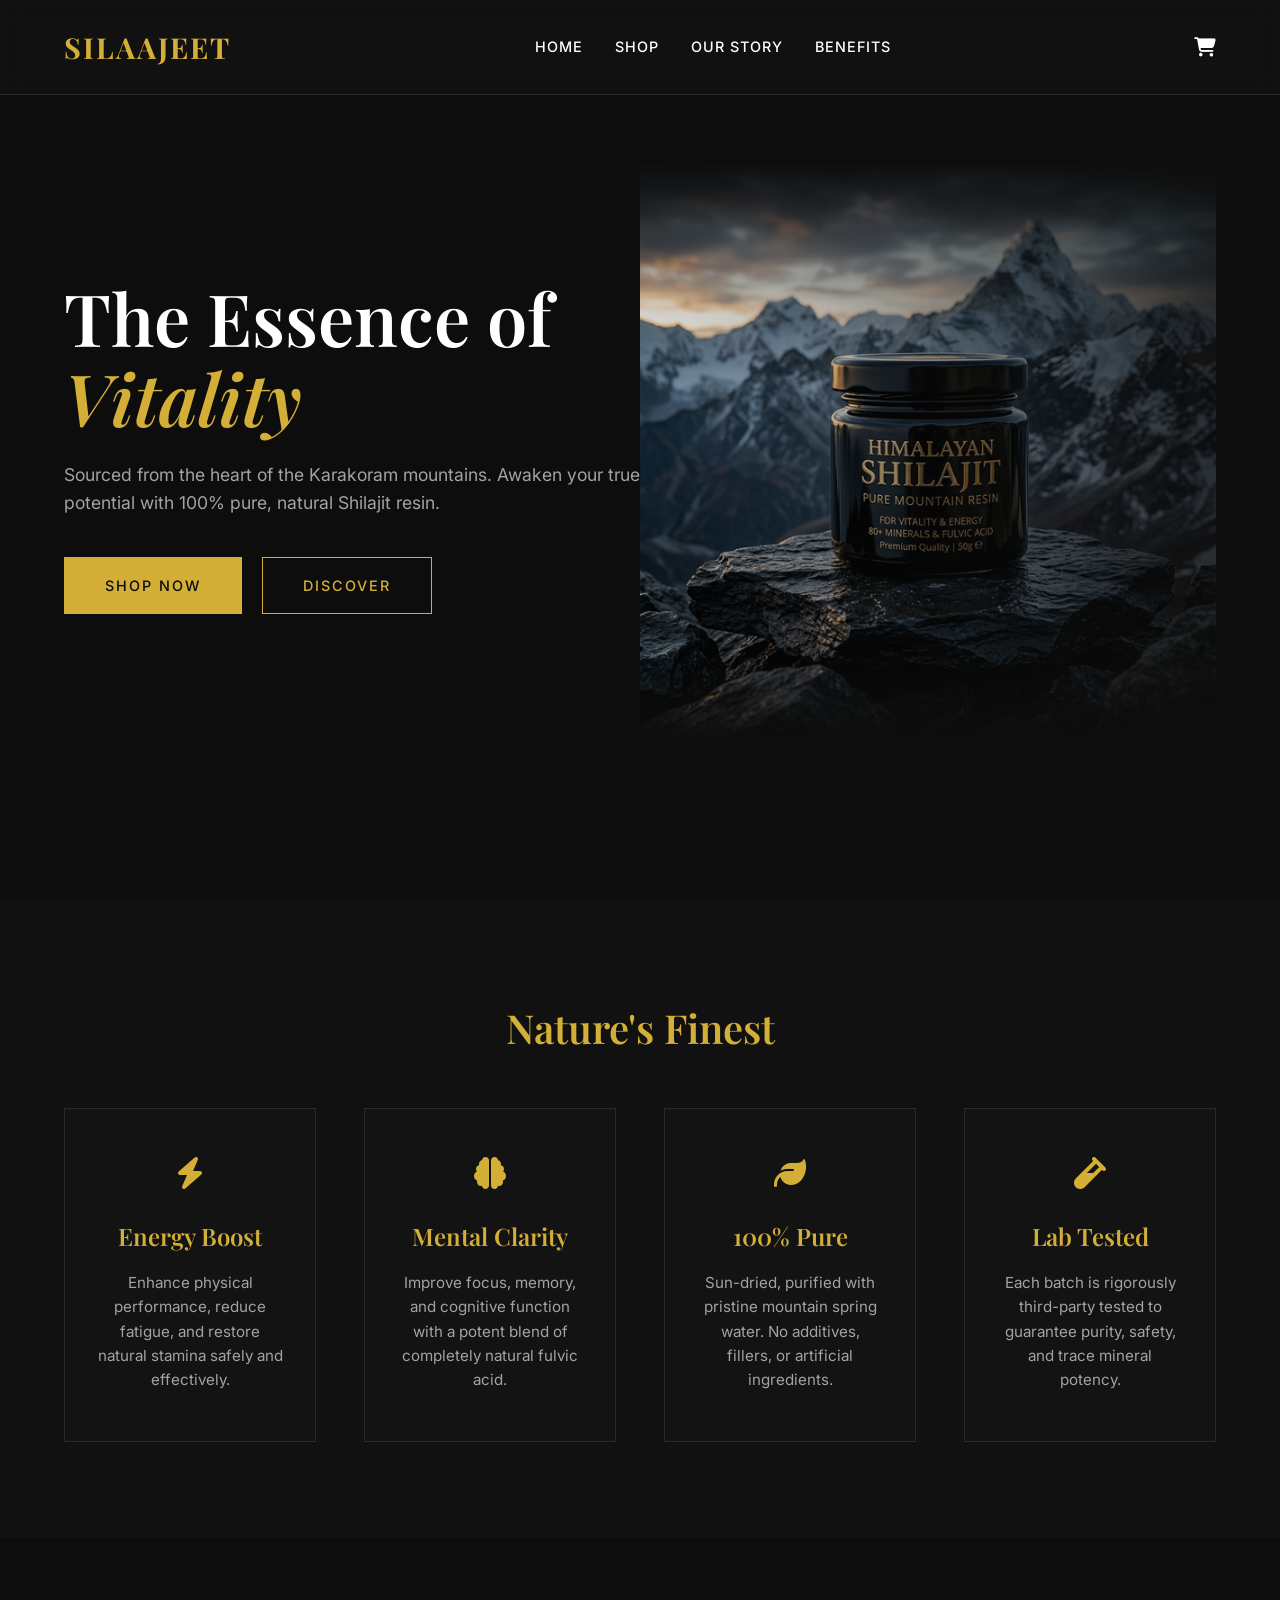
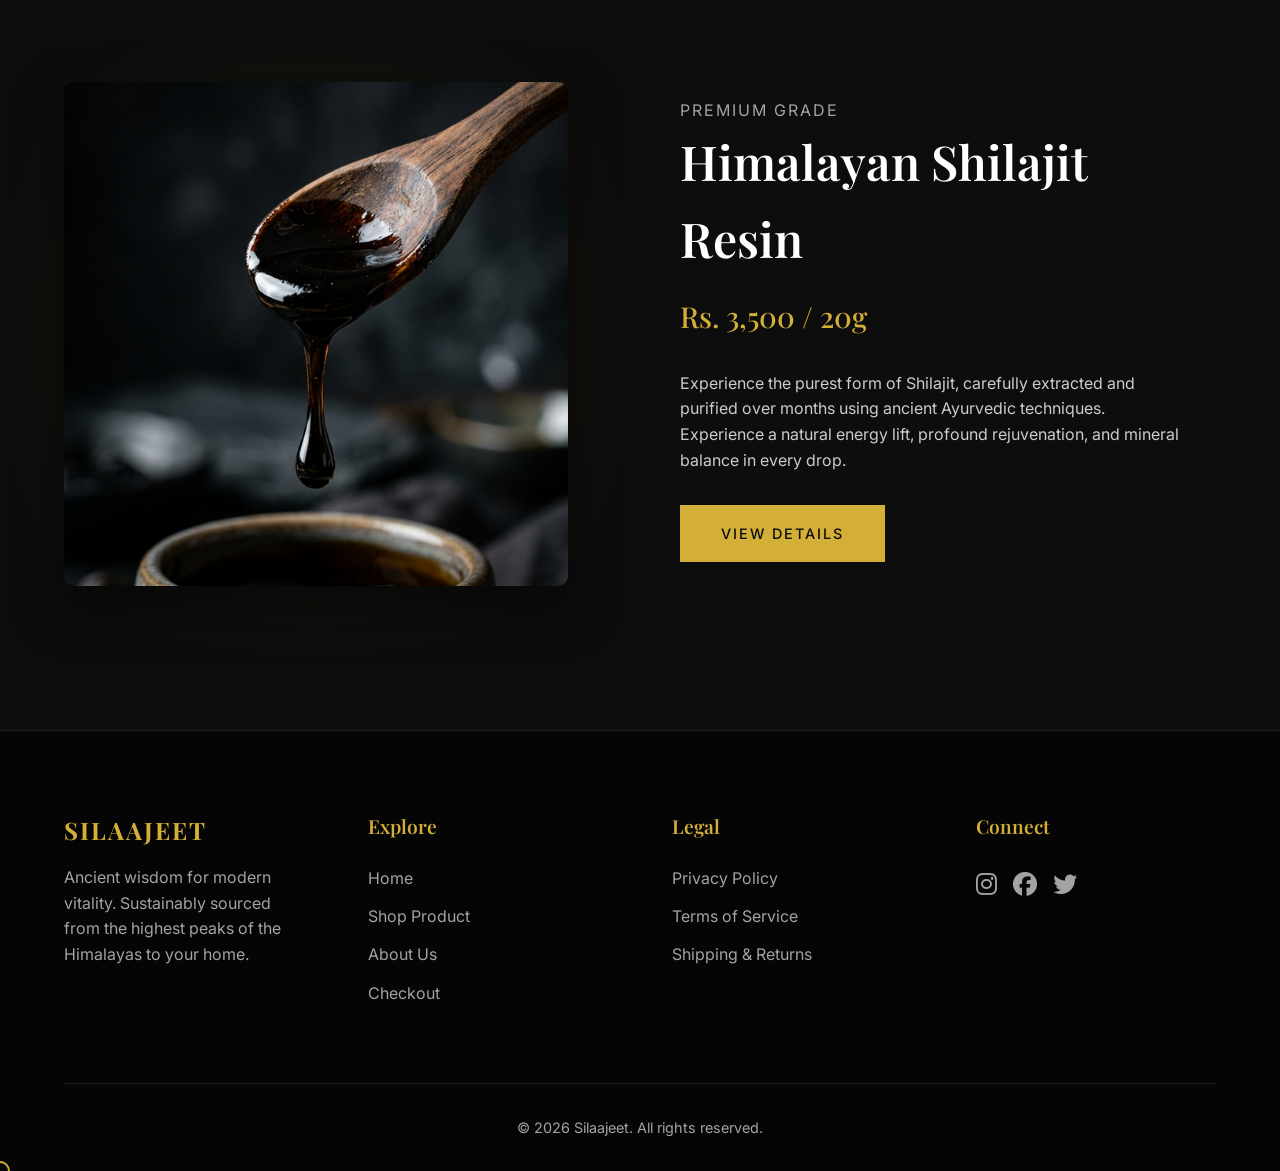
<file: index.html>
<!DOCTYPE html>
<html lang="en">
<head>
    <meta charset="UTF-8">
    <meta name="viewport" content="width=device-width, initial-scale=1.0">
    <title>Silaajeet - Pure Himalayan Shilajit</title>
    <meta name="description" content="Experience the raw power of the Himalayas with our pure, authentic Shilajit resin. Boost energy, vitality, and overall wellness.">
    <link rel="stylesheet" href="css/style.css">
    <link rel="stylesheet" href="https://cdnjs.cloudflare.com/ajax/libs/font-awesome/6.4.0/css/all.min.css">
</head>
<body>
    <nav>
        <div class="logo">SILAAJEET</div>
        <ul class="nav-links">
            <li><a href="index.html">Home</a></li>
            <li><a href="product.html">Shop</a></li>
            <li><a href="about.html">Our Story</a></li>
            <li><a href="index.html#features">Benefits</a></li>
        </ul>
        <div class="nav-icons">
            <a href="checkout.html"><i class="fas fa-shopping-cart"></i></a>
        </div>
    </nav>

    <section class="hero">
        <div class="hero-content">
            <h1>The Essence of <br><span>Vitality</span></h1>
            <p>Sourced from the heart of the Karakoram mountains. Awaken your true potential with 100% pure, natural Shilajit resin.</p>
            <a href="product.html" class="btn btn-solid">Shop Now</a>
            <a href="about.html" class="btn" style="margin-left: 1rem;">Discover</a>
        </div>
        <div class="hero-image">
            <img src="assets/hero.png" alt="Premium Silaajeet Jar on Slate Rock">
        </div>
    </section>

    <section class="features" id="features">
        <h2 style="text-align: center; color: var(--gold); font-size: 2.5rem; margin-bottom: 3rem;">Nature's Finest</h2>
        <div class="feature-grid">
            <div class="feature-card">
                <i class="fas fa-bolt" style="color: var(--gold); font-size: 2rem;"></i>
                <h3>Energy Boost</h3>
                <p>Enhance physical performance, reduce fatigue, and restore natural stamina safely and effectively.</p>
            </div>
            <div class="feature-card">
                <i class="fas fa-brain" style="color: var(--gold); font-size: 2rem;"></i>
                <h3>Mental Clarity</h3>
                <p>Improve focus, memory, and cognitive function with a potent blend of completely natural fulvic acid.</p>
            </div>
            <div class="feature-card">
                <i class="fas fa-leaf" style="color: var(--gold); font-size: 2rem;"></i>
                <h3>100% Pure</h3>
                <p>Sun-dried, purified with pristine mountain spring water. No additives, fillers, or artificial ingredients.</p>
            </div>
            <div class="feature-card">
                <i class="fas fa-vial" style="color: var(--gold); font-size: 2rem;"></i>
                <h3>Lab Tested</h3>
                <p>Each batch is rigorously third-party tested to guarantee purity, safety, and trace mineral potency.</p>
            </div>
        </div>
    </section>

    <section class="shop-preview">
        <div class="shop-image-container">
            <img src="assets/resin.png" alt="Pure Shilajit Resin Drop">
        </div>
        <div class="shop-details" style="padding: 2rem;">
            <p style="text-transform: uppercase; color: var(--text-secondary); letter-spacing: 2px;">Premium Grade</p>
            <h2>Himalayan Shilajit Resin</h2>
            <div class="price">Rs. 3,500 / 20g</div>
            <p style="margin-bottom: 2rem; color: #ccc;">Experience the purest form of Shilajit, carefully extracted and purified over months using ancient Ayurvedic techniques. Experience a natural energy lift, profound rejuvenation, and mineral balance in every drop.</p>
            <a href="product.html" class="btn btn-solid">View details</a>
        </div>
    </section>

    <footer>
        <div class="footer-content">
            <div class="footer-col" style="flex: 2;">
                <h2 class="logo" style="font-size: 1.5rem; margin-bottom: 1rem;">SILAAJEET</h2>
                <p style="color: var(--text-secondary); max-width: 300px;">Ancient wisdom for modern vitality. Sustainably sourced from the highest peaks of the Himalayas to your home.</p>
            </div>
            <div class="footer-col">
                <h4>Explore</h4>
                <ul>
                    <li><a href="index.html">Home</a></li>
                    <li><a href="product.html">Shop Product</a></li>
                    <li><a href="about.html">About Us</a></li>
                    <li><a href="checkout.html">Checkout</a></li>
                </ul>
            </div>
            <div class="footer-col">
                <h4>Legal</h4>
                <ul>
                    <li><a href="#">Privacy Policy</a></li>
                    <li><a href="#">Terms of Service</a></li>
                    <li><a href="#">Shipping & Returns</a></li>
                </ul>
            </div>
            <div class="footer-col">
                <h4>Connect</h4>
                <div style="display: flex; gap: 1rem; margin-top: 1rem;">
                    <a href="#" style="font-size: 1.5rem; color: var(--text-secondary);"><i class="fab fa-instagram"></i></a>
                    <a href="#" style="font-size: 1.5rem; color: var(--text-secondary);"><i class="fab fa-facebook"></i></a>
                    <a href="#" style="font-size: 1.5rem; color: var(--text-secondary);"><i class="fab fa-twitter"></i></a>
                </div>
            </div>
        </div>
        <div class="footer-bottom">
            &copy; 2026 Silaajeet. All rights reserved.
        </div>
    </footer>

    <script src="js/script.js"></script>
</body>
</html>
</file>
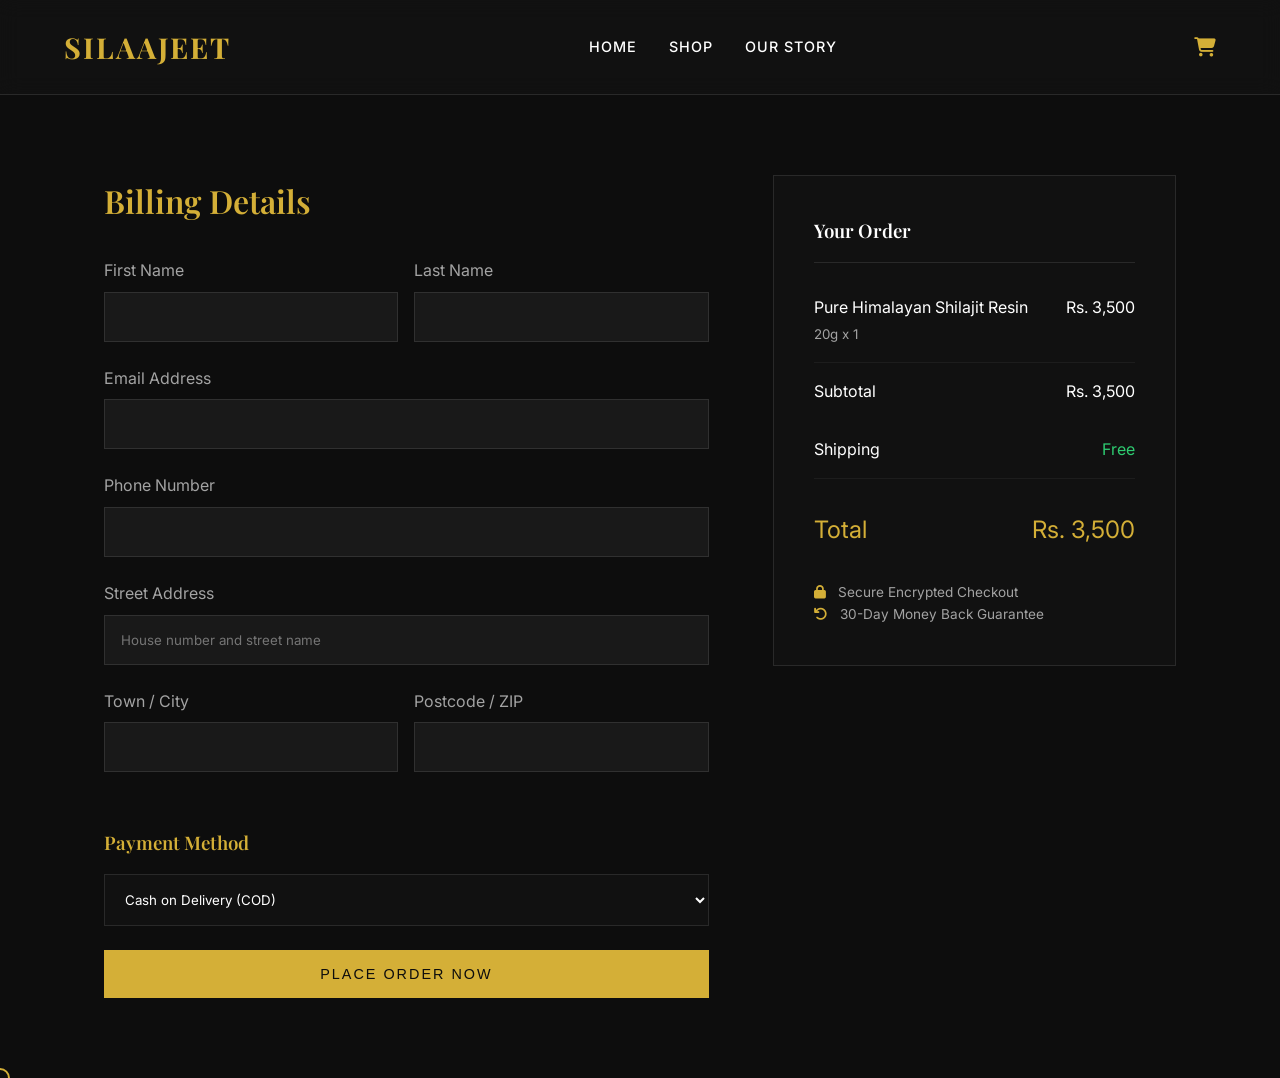
<file: checkout.html>
<!DOCTYPE html>
<html lang="en">

<head>
    <meta charset="UTF-8">
    <meta name="viewport" content="width=device-width, initial-scale=1.0">
    <title>Checkout - Silaajeet</title>
    <link rel="stylesheet" href="css/style.css">
    <link rel="stylesheet" href="https://cdnjs.cloudflare.com/ajax/libs/font-awesome/6.4.0/css/all.min.css">
</head>

<body>
    <nav style="position: relative; border-bottom: 1px solid rgba(255,255,255,0.1);">
        <div class="logo">SILAAJEET</div>
        <ul class="nav-links">
            <li><a href="index.html">Home</a></li>
            <li><a href="product.html">Shop</a></li>
            <li><a href="about.html">Our Story</a></li>
        </ul>
        <div class="nav-icons">
            <a href="checkout.html" style="color: var(--gold);"><i class="fas fa-shopping-cart"></i></a>
        </div>
    </nav>

    <div class="checkout-container" style="padding-top: 5rem;">
        <div class="checkout-form">
            <h2 style="font-size: 2rem; margin-bottom: 2rem; color: var(--gold);">Billing Details</h2>
            <form
                onsubmit="event.preventDefault(); alert('Thank you for your order!'); window.location.href='index.html';">
                <div style="display: flex; gap: 1rem;">
                    <div class="form-group" style="flex: 1;">
                        <label>First Name</label>
                        <input type="text" required>
                    </div>
                    <div class="form-group" style="flex: 1;">
                        <label>Last Name</label>
                        <input type="text" required>
                    </div>
                </div>

                <div class="form-group">
                    <label>Email Address</label>
                    <input type="email" required>
                </div>

                <div class="form-group">
                    <label>Phone Number</label>
                    <input type="tel" required>
                </div>

                <div class="form-group">
                    <label>Street Address</label>
                    <input type="text" placeholder="House number and street name" required>
                </div>

                <div style="display: flex; gap: 1rem;">
                    <div class="form-group" style="flex: 1;">
                        <label>Town / City</label>
                        <input type="text" required>
                    </div>
                    <div class="form-group" style="flex: 1;">
                        <label>Postcode / ZIP</label>
                        <input type="text" required>
                    </div>
                </div>

                <h3 style="margin: 2rem 0 1rem; color: var(--gold);">Payment Method</h3>
                <div class="form-group">
                    <select required style="color: var(--text-primary); background: #111;">
                        <option value="cod">Cash on Delivery (COD)</option>
                        <option value="card">Credit / Debit Card</option>
                        <option value="bank">Bank Transfer</option>
                    </select>
                </div>

                <button type="submit" class="btn btn-solid" style="width: 100%; border: none; cursor: pointer;">Place
                    Order Now</button>
            </form>
        </div>

        <div class="checkout-sidebar">
            <div class="order-summary">
                <h3 style="margin-bottom: 2rem; border-bottom: 1px solid var(--border-color); padding-bottom: 1rem;">
                    Your Order</h3>

                <div class="order-item">
                    <span>Pure Himalayan Shilajit Resin<br><small style="color: var(--text-secondary);">20g x
                            1</small></span>
                    <span>Rs. 3,500</span>
                </div>

                <div class="order-item" style="border: none;">
                    <span>Subtotal</span>
                    <span>Rs. 3,500</span>
                </div>

                <div class="order-item">
                    <span>Shipping</span>
                    <span style="color: #2ecc71;">Free</span>
                </div>

                <div class="total">
                    <span>Total</span>
                    <span>Rs. 3,500</span>
                </div>

                <div style="margin-top: 2rem; color: var(--text-secondary); font-size: 0.85rem; line-height: 1.6;">
                    <i class="fas fa-lock" style="color: var(--gold); margin-right: 0.5rem;"></i> Secure Encrypted
                    Checkout<br>
                    <i class="fas fa-undo" style="color: var(--gold); margin-right: 0.5rem;"></i> 30-Day Money Back
                    Guarantee
                </div>
            </div>
        </div>
    </div>

    <script src="js/script.js"></script>
</body>

</html>
</file>
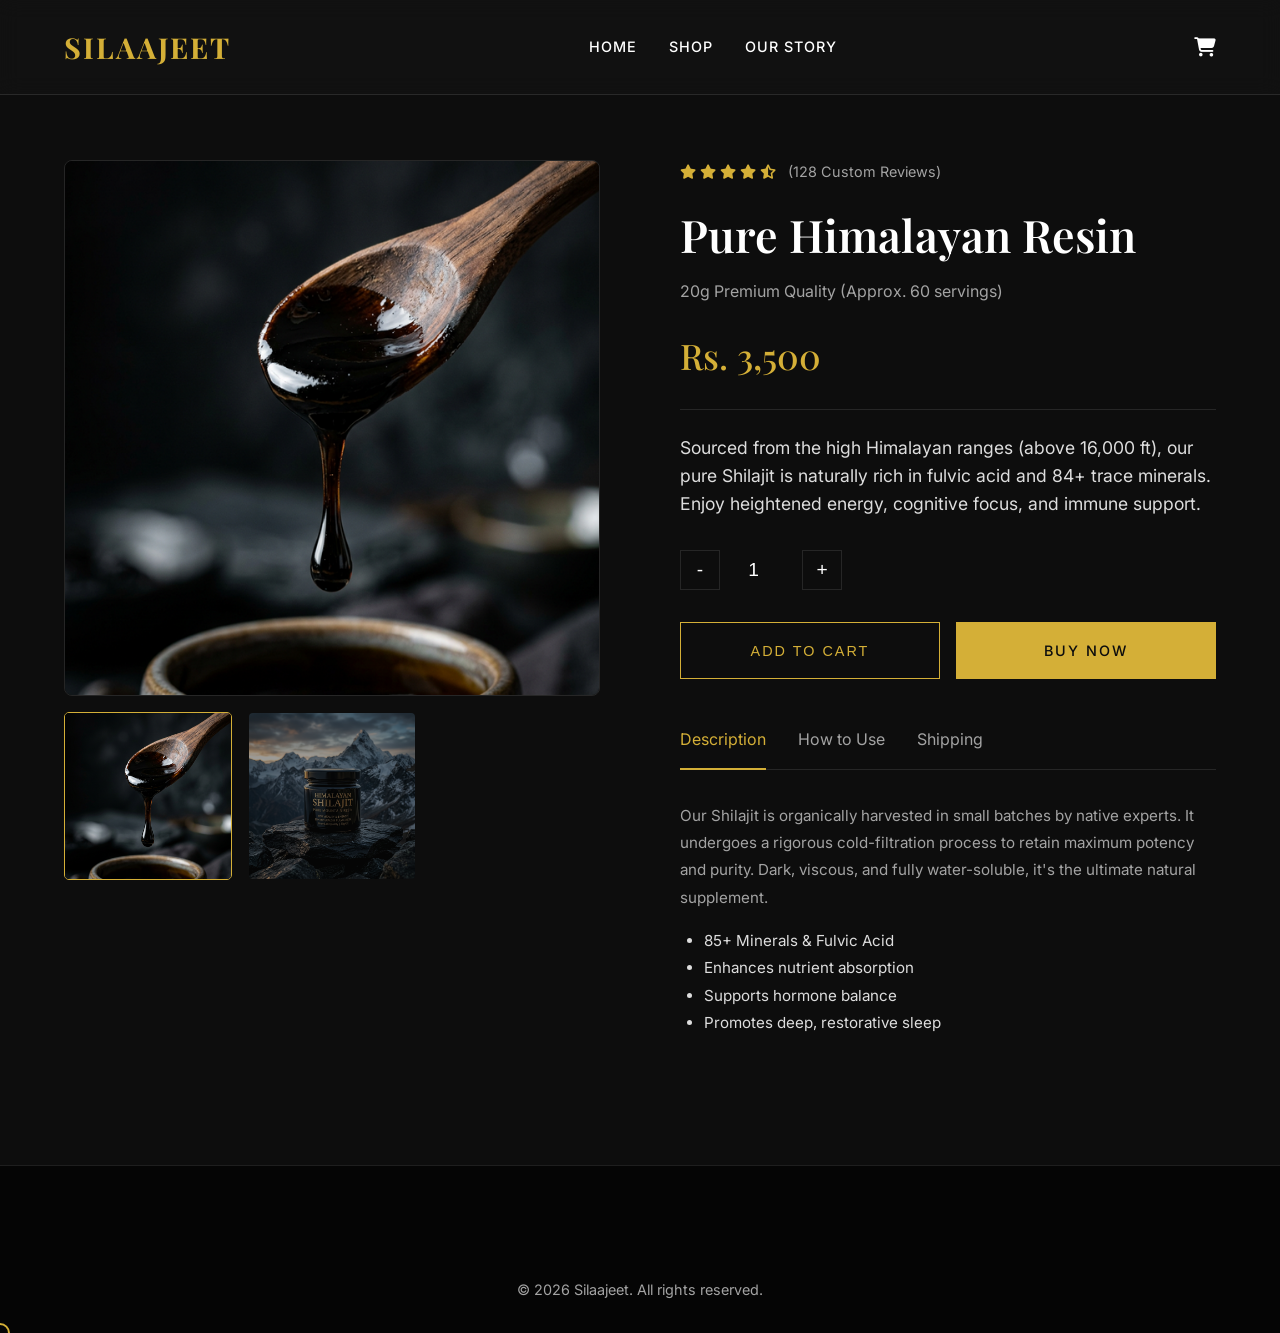
<file: product.html>
<!DOCTYPE html>
<html lang="en">

<head>
    <meta charset="UTF-8">
    <meta name="viewport" content="width=device-width, initial-scale=1.0">
    <title>Shop - Pure Himalayan Shilajit Resin</title>
    <meta name="description" content="Buy premium quality Silaajeet resin. Rich in fulvic acid and trace minerals.">
    <link rel="stylesheet" href="css/style.css">
    <link rel="stylesheet" href="https://cdnjs.cloudflare.com/ajax/libs/font-awesome/6.4.0/css/all.min.css">
    <style>
        .product-section {
            padding: 10rem 5% 5rem;
            display: flex;
            gap: 5rem;
            max-width: 1400px;
            margin: 0 auto;
        }

        .product-gallery {
            flex: 1;
        }

        .main-image {
            width: 100%;
            border-radius: 8px;
            border: 1px solid var(--border-color);
            margin-bottom: 1rem;
        }

        .thumbnail-gallery {
            display: flex;
            gap: 1rem;
        }

        .thumbnail-gallery img {
            width: calc(33.333% - 0.66rem);
            border-radius: 5px;
            opacity: 0.6;
            cursor: pointer;
            transition: var(--transition);
            border: 1px solid transparent;
        }

        .thumbnail-gallery img:hover,
        .thumbnail-gallery img.active {
            opacity: 1;
            border-color: var(--gold);
        }

        .product-info {
            flex: 1;
        }

        .reviews {
            color: var(--gold);
            margin-bottom: 1rem;
            font-size: 0.9rem;
        }

        .product-info h1 {
            font-size: 2.8rem;
            margin-bottom: 0.5rem;
        }

        .product-info .price {
            font-size: 2.2rem;
            margin: 1.5rem 0;
            border-bottom: 1px solid var(--border-color);
            padding-bottom: 1.5rem;
        }

        .quantity-control {
            display: flex;
            align-items: center;
            gap: 1rem;
            margin-bottom: 2rem;
        }

        .quantity-btn {
            background: transparent;
            border: 1px solid var(--border-color);
            color: white;
            width: 40px;
            height: 40px;
            display: flex;
            align-items: center;
            justify-content: center;
            font-size: 1.2rem;
            cursor: pointer;
            transition: var(--transition);
        }

        .quantity-btn:hover {
            border-color: var(--gold);
            color: var(--gold);
        }

        .quantity-input {
            width: 50px;
            height: 40px;
            background: transparent;
            border: none;
            color: white;
            text-align: center;
            font-size: 1.2rem;
        }

        .action-buttons {
            display: flex;
            gap: 1rem;
            margin-bottom: 3rem;
        }

        .action-buttons .btn {
            flex: 1;
            text-align: center;
        }

        .tabs {
            border-bottom: 1px solid var(--border-color);
            display: flex;
            gap: 2rem;
            margin-bottom: 2rem;
        }

        .tab {
            padding-bottom: 1rem;
            color: var(--text-secondary);
            cursor: pointer;
            position: relative;
        }

        .tab.active {
            color: var(--gold);
        }

        .tab.active::after {
            content: '';
            position: absolute;
            bottom: -1px;
            left: 0;
            width: 100%;
            height: 2px;
            background: var(--gold);
        }

        .tab-content {
            color: var(--text-secondary);
            line-height: 1.8;
            font-size: 0.95rem;
        }

        @media (max-width: 900px) {
            .product-section {
                flex-direction: column;
                padding-top: 8rem;
            }
        }
    </style>
</head>

<body>
    <nav>
        <div class="logo">SILAAJEET</div>
        <ul class="nav-links">
            <li><a href="index.html">Home</a></li>
            <li><a href="product.html">Shop</a></li>
            <li><a href="about.html">Our Story</a></li>
        </ul>
        <div class="nav-icons">
            <a href="checkout.html"><i class="fas fa-shopping-cart"></i></a>
        </div>
    </nav>

    <div class="product-section">
        <div class="product-gallery">
            <img src="assets/resin.png" alt="Pure Shilajit Resin Drop" class="main-image">
            <div class="thumbnail-gallery">
                <img src="assets/resin.png" alt="Pure Shilajit Resin Drop" class="active">
                <img src="assets/hero.png" alt="Premium Jar">
            </div>
        </div>

        <div class="product-info">
            <div class="reviews">
                <i class="fas fa-star"></i>
                <i class="fas fa-star"></i>
                <i class="fas fa-star"></i>
                <i class="fas fa-star"></i>
                <i class="fas fa-star-half-alt"></i>
                <span style="color: var(--text-secondary); margin-left: 0.5rem;">(128 Custom Reviews)</span>
            </div>
            <h1>Pure Himalayan Resin</h1>
            <p style="color: var(--text-secondary);">20g Premium Quality (Approx. 60 servings)</p>

            <div class="price">Rs. 3,500</div>

            <p style="margin-bottom: 2rem; font-size: 1.1rem; color: #ddd;">
                Sourced from the high Himalayan ranges (above 16,000 ft), our pure Shilajit is naturally rich in fulvic
                acid and 84+ trace minerals. Enjoy heightened energy, cognitive focus, and immune support.
            </p>

            <div class="quantity-control">
                <button class="quantity-btn">-</button>
                <input type="number" class="quantity-input" value="1" min="1">
                <button class="quantity-btn">+</button>
            </div>

            <div class="action-buttons">
                <button class="btn add-to-cart">Add to Cart</button>
                <a href="checkout.html" class="btn btn-solid">Buy Now</a>
            </div>

            <div>
                <div class="tabs">
                    <div class="tab active">Description</div>
                    <div class="tab">How to Use</div>
                    <div class="tab">Shipping</div>
                </div>
                <div class="tab-content" id="desc-tab">
                    <p>Our Shilajit is organically harvested in small batches by native experts. It undergoes a rigorous
                        cold-filtration process to retain maximum potency and purity. Dark, viscous, and fully
                        water-soluble, it's the ultimate natural supplement.</p>
                    <ul style="margin-top: 1rem; list-style: disc; padding-left: 1.5rem; color: #ddd;">
                        <li>85+ Minerals & Fulvic Acid</li>
                        <li>Enhances nutrient absorption</li>
                        <li>Supports hormone balance</li>
                        <li>Promotes deep, restorative sleep</li>
                    </ul>
                </div>
            </div>
        </div>
    </div>

    <footer style="margin-top: 3rem;">
        <div class="footer-bottom" style="border: none;">
            &copy; 2026 Silaajeet. All rights reserved.
        </div>
    </footer>

    <script src="js/script.js"></script>
    <script>
        const quantityInput = document.querySelector('.quantity-input');
        const decrement = document.querySelectorAll('.quantity-btn')[0];
        const increment = document.querySelectorAll('.quantity-btn')[1];

        decrement.addEventListener('click', () => {
            if (quantityInput.value > 1) quantityInput.value--;
        });

        increment.addEventListener('click', () => {
            quantityInput.value++;
        });

        const thumbnails = document.querySelectorAll('.thumbnail-gallery img');
        const mainImage = document.querySelector('.main-image');

        thumbnails.forEach(img => {
            img.addEventListener('click', () => {
                thumbnails.forEach(t => t.classList.remove('active'));
                img.classList.add('active');
                mainImage.src = img.src;
            });
        });
    </script>
</body>

</html>
</file>
<file: css/style.css>
@import url('https://fonts.googleapis.com/css2?family=Inter:wght@300;400;500;600&family=Playfair+Display:wght@400;600;700&display=swap');

:root {
    --bg-color: #0d0d0d;
    --text-primary: #ffffff;
    --text-secondary: #a3a3a3;
    --gold: #d4af37;
    --gold-hover: #f0c33a;
    --border-color: rgba(255, 255, 255, 0.1);
    --glass-bg: rgba(20, 20, 20, 0.6);
    --transition: all 0.3s cubic-bezier(0.25, 0.46, 0.45, 0.94);
}

* {
    margin: 0;
    padding: 0;
    box-sizing: border-box;
}

body {
    font-family: 'Inter', sans-serif;
    background-color: var(--bg-color);
    color: var(--text-primary);
    line-height: 1.6;
    overflow-x: hidden;
    cursor: none; /* Custom cursor */
}

h1, h2, h3, h4, h5, h6 {
    font-family: 'Playfair Display', serif;
    font-weight: 600;
}

a {
    color: inherit;
    text-decoration: none;
    transition: var(--transition);
}

ul {
    list-style: none;
}

img {
    max-width: 100%;
    height: auto;
    display: block;
}

/* Custom Cursor */
.cursor {
    width: 20px;
    height: 20px;
    border: 2px solid var(--gold);
    border-radius: 50%;
    position: fixed;
    pointer-events: none;
    z-index: 9999;
    transform: translate(-50%, -50%);
    transition: width 0.3s, height 0.3s, background-color 0.3s;
}

.cursor.hovered {
    width: 60px;
    height: 60px;
    background-color: rgba(212, 175, 55, 0.2);
    border-color: transparent;
    backdrop-filter: blur(2px);
}

/* Glass Navbar */
nav {
    position: fixed;
    top: 0;
    width: 100%;
    background: var(--glass-bg);
    backdrop-filter: blur(10px);
    -webkit-backdrop-filter: blur(10px);
    border-bottom: 1px solid var(--border-color);
    z-index: 1000;
    padding: 1.5rem 5%;
    display: flex;
    justify-content: space-between;
    align-items: center;
}

.logo {
    font-family: 'Playfair Display', serif;
    font-size: 1.8rem;
    font-weight: 700;
    color: var(--gold);
    letter-spacing: 2px;
}

.nav-links {
    display: flex;
    gap: 2rem;
}

.nav-links li a {
    font-size: 0.9rem;
    text-transform: uppercase;
    letter-spacing: 1px;
    font-weight: 500;
    position: relative;
}

.nav-links li a::after {
    content: '';
    position: absolute;
    bottom: -5px;
    left: 0;
    width: 0;
    height: 1px;
    background-color: var(--gold);
    transition: var(--transition);
}

.nav-links li a:hover::after {
    width: 100%;
}

.nav-icons {
    display: flex;
    gap: 1.5rem;
    font-size: 1.2rem;
}

.nav-icons a:hover {
    color: var(--gold);
}

/* Buttons */
.btn {
    display: inline-block;
    padding: 1rem 2.5rem;
    background: transparent;
    color: var(--gold);
    border: 1px solid var(--gold);
    text-transform: uppercase;
    letter-spacing: 2px;
    font-size: 0.9rem;
    font-weight: 500;
    transition: var(--transition);
    position: relative;
    overflow: hidden;
    z-index: 1;
}

.btn::before {
    content: '';
    position: absolute;
    top: 0;
    left: 0;
    width: 0;
    height: 100%;
    background-color: var(--gold);
    z-index: -1;
    transition: var(--transition);
}

.btn:hover {
    color: var(--bg-color);
}

.btn:hover::before {
    width: 100%;
}

.btn-solid {
    background: var(--gold);
    color: var(--bg-color);
}

.btn-solid:hover {
    background: var(--gold-hover);
    color: var(--bg-color);
}

.btn-solid::before {
    display: none;
}

/* Hero Section */
.hero {
    height: 100vh;
    display: flex;
    align-items: center;
    justify-content: space-between;
    padding: 0 5%;
    position: relative;
    overflow: hidden;
}

.hero::after {
    content: '';
    position: absolute;
    top: 0;
    left: 0;
    width: 100%;
    height: 100%;
    background: radial-gradient(circle at center, transparent 0%, var(--bg-color) 100%);
    pointer-events: none;
    z-index: 1;
}

.hero-content {
    flex: 1;
    max-width: 600px;
    z-index: 2;
    transform: translateY(20px);
    opacity: 0;
    animation: fadeUp 1s ease forwards 0.5s;
}

.hero-content h1 {
    font-size: 4.5rem;
    line-height: 1.1;
    margin-bottom: 1.5rem;
}

.hero-content h1 span {
    color: var(--gold);
    font-style: italic;
}

.hero-content p {
    color: var(--text-secondary);
    font-size: 1.1rem;
    margin-bottom: 2.5rem;
}

.hero-image {
    flex: 1;
    height: 100%;
    display: flex;
    align-items: center;
    justify-content: flex-end;
    position: relative;
    z-index: 0;
}

.hero-image img {
    max-height: 80vh;
    object-fit: cover;
    mask-image: linear-gradient(to top, transparent, black 15%, black 85%, transparent);
    -webkit-mask-image: linear-gradient(to top, transparent, black 15%, black 85%, transparent);
    animation: float 6s ease-in-out infinite;
}

/* Features Range */
.features {
    padding: 6rem 5%;
    background: #111;
}

.feature-grid {
    display: grid;
    grid-template-columns: repeat(auto-fit, minmax(250px, 1fr));
    gap: 3rem;
}

.feature-card {
    background: var(--glass-bg);
    padding: 3rem 2rem;
    border: 1px solid var(--border-color);
    text-align: center;
    transition: var(--transition);
}

.feature-card:hover {
    transform: translateY(-10px);
    border-color: var(--gold);
}

.feature-card h3 {
    margin: 1.5rem 0 1rem;
    font-size: 1.5rem;
    color: var(--gold);
}

.feature-card p {
    color: var(--text-secondary);
    font-size: 0.95rem;
}

/* Shop Single Product Preview */
.shop-preview {
    padding: 8rem 5%;
    display: flex;
    align-items: center;
    gap: 5rem;
}

.shop-image-container {
    flex: 1;
    position: relative;
}

.shop-image-container::before {
    content: '';
    position: absolute;
    width: 300px;
    height: 300px;
    background: var(--gold);
    filter: blur(100px);
    opacity: 0.2;
    top: 50%;
    left: 50%;
    transform: translate(-50%, -50%);
    z-index: -1;
}

.shop-image-container img {
    border-radius: 10px;
    box-shadow: 0 20px 50px rgba(0,0,0,0.5);
}

.shop-details {
    flex: 1;
}

.shop-details h2 {
    font-size: 3rem;
    margin-bottom: 1rem;
}

.price {
    font-size: 1.8rem;
    color: var(--gold);
    font-weight: 500;
    margin-bottom: 2rem;
    font-family: 'Playfair Display', serif;
}

/* Footer */
footer {
    padding: 5rem 5% 2rem;
    background: #050505;
    border-top: 1px solid var(--border-color);
}

.footer-content {
    display: grid;
    grid-template-columns: repeat(auto-fit, minmax(200px, 1fr));
    gap: 4rem;
    margin-bottom: 4rem;
}

.footer-col h4 {
    color: var(--gold);
    font-size: 1.2rem;
    margin-bottom: 1.5rem;
}

.footer-col ul li {
    margin-bottom: 0.8rem;
}

.footer-col ul li a {
    color: var(--text-secondary);
}

.footer-col ul li a:hover {
    color: var(--gold);
}

.footer-bottom {
    text-align: center;
    padding-top: 2rem;
    border-top: 1px solid var(--border-color);
    color: var(--text-secondary);
    font-size: 0.9rem;
}

/* Animations */
@keyframes float {
    0% { transform: translateY(0px); }
    50% { transform: translateY(-20px); }
    100% { transform: translateY(0px); }
}

@keyframes fadeUp {
    from {
        opacity: 0;
        transform: translateY(30px);
    }
    to {
        opacity: 1;
        transform: translateY(0);
    }
}

/* Page Headers */
.page-header {
    height: 40vh;
    display: flex;
    align-items: center;
    justify-content: center;
    text-align: center;
    background: linear-gradient(rgba(13,13,13,0.8), rgba(13,13,13,1)), url('../assets/mountain.png') center/cover;
    border-bottom: 1px solid var(--border-color);
}

.page-header h1 {
    font-size: 3.5rem;
    color: var(--gold);
}

/* Cart / Checkout */
.checkout-container {
    padding: 5rem 5%;
    max-width: 1200px;
    margin: 0 auto;
    display: grid;
    grid-template-columns: 1.5fr 1fr;
    gap: 4rem;
}

.form-group {
    margin-bottom: 1.5rem;
}

.form-group label {
    display: block;
    margin-bottom: 0.5rem;
    color: var(--text-secondary);
}

.form-group input, .form-group select {
    width: 100%;
    padding: 1rem;
    background: rgba(255,255,255,0.05);
    border: 1px solid var(--border-color);
    color: white;
    font-family: 'Inter', sans-serif;
    outline: none;
    transition: var(--transition);
}

.form-group input:focus {
    border-color: var(--gold);
}

.order-summary {
    background: var(--glass-bg);
    padding: 2.5rem;
    border: 1px solid var(--border-color);
}

.order-item {
    display: flex;
    justify-content: space-between;
    margin-bottom: 1rem;
    padding-bottom: 1rem;
    border-bottom: 1px solid rgba(255,255,255,0.05);
}

.total {
    font-size: 1.5rem;
    color: var(--gold);
    margin: 2rem 0;
    display: flex;
    justify-content: space-between;
}

/* About Section */
.about-section {
    padding: 6rem 5%;
    display: flex;
    align-items: center;
    gap: 4rem;
}

.about-text {
    flex: 1;
}

.about-text h2 {
    font-size: 2.5rem;
    margin-bottom: 1.5rem;
    color: var(--gold);
}

.about-image {
    flex: 1;
}

.about-image img {
    border-radius: 5px;
}

/* responsive */
@media (max-width: 900px) {
    .checkout-container, .shop-preview, .hero {
        grid-template-columns: 1fr;
        flex-direction: column;
    }
    .hero {
        padding-top: 100px;
        text-align: center;
    }
    h1 { font-size: 3rem !important; }
    .about-section {
        flex-direction: column;
    }
}
</file>
